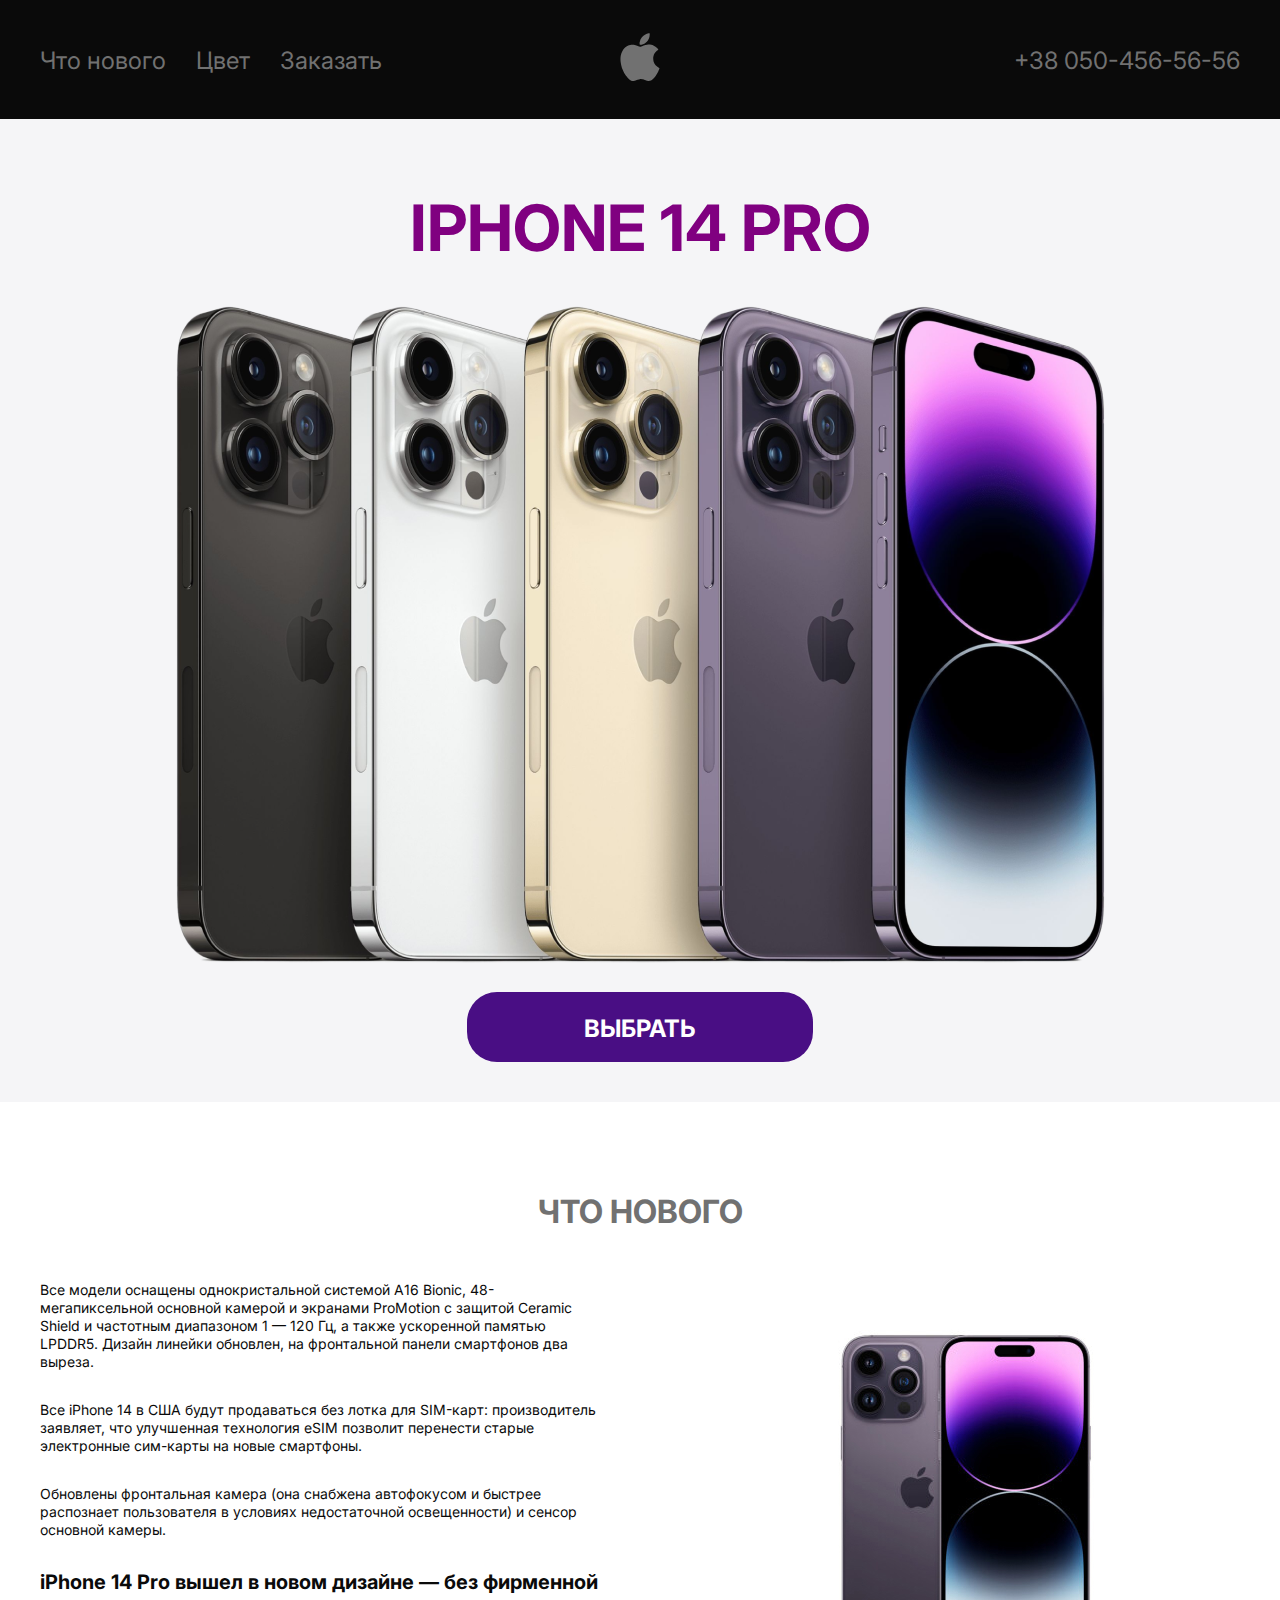
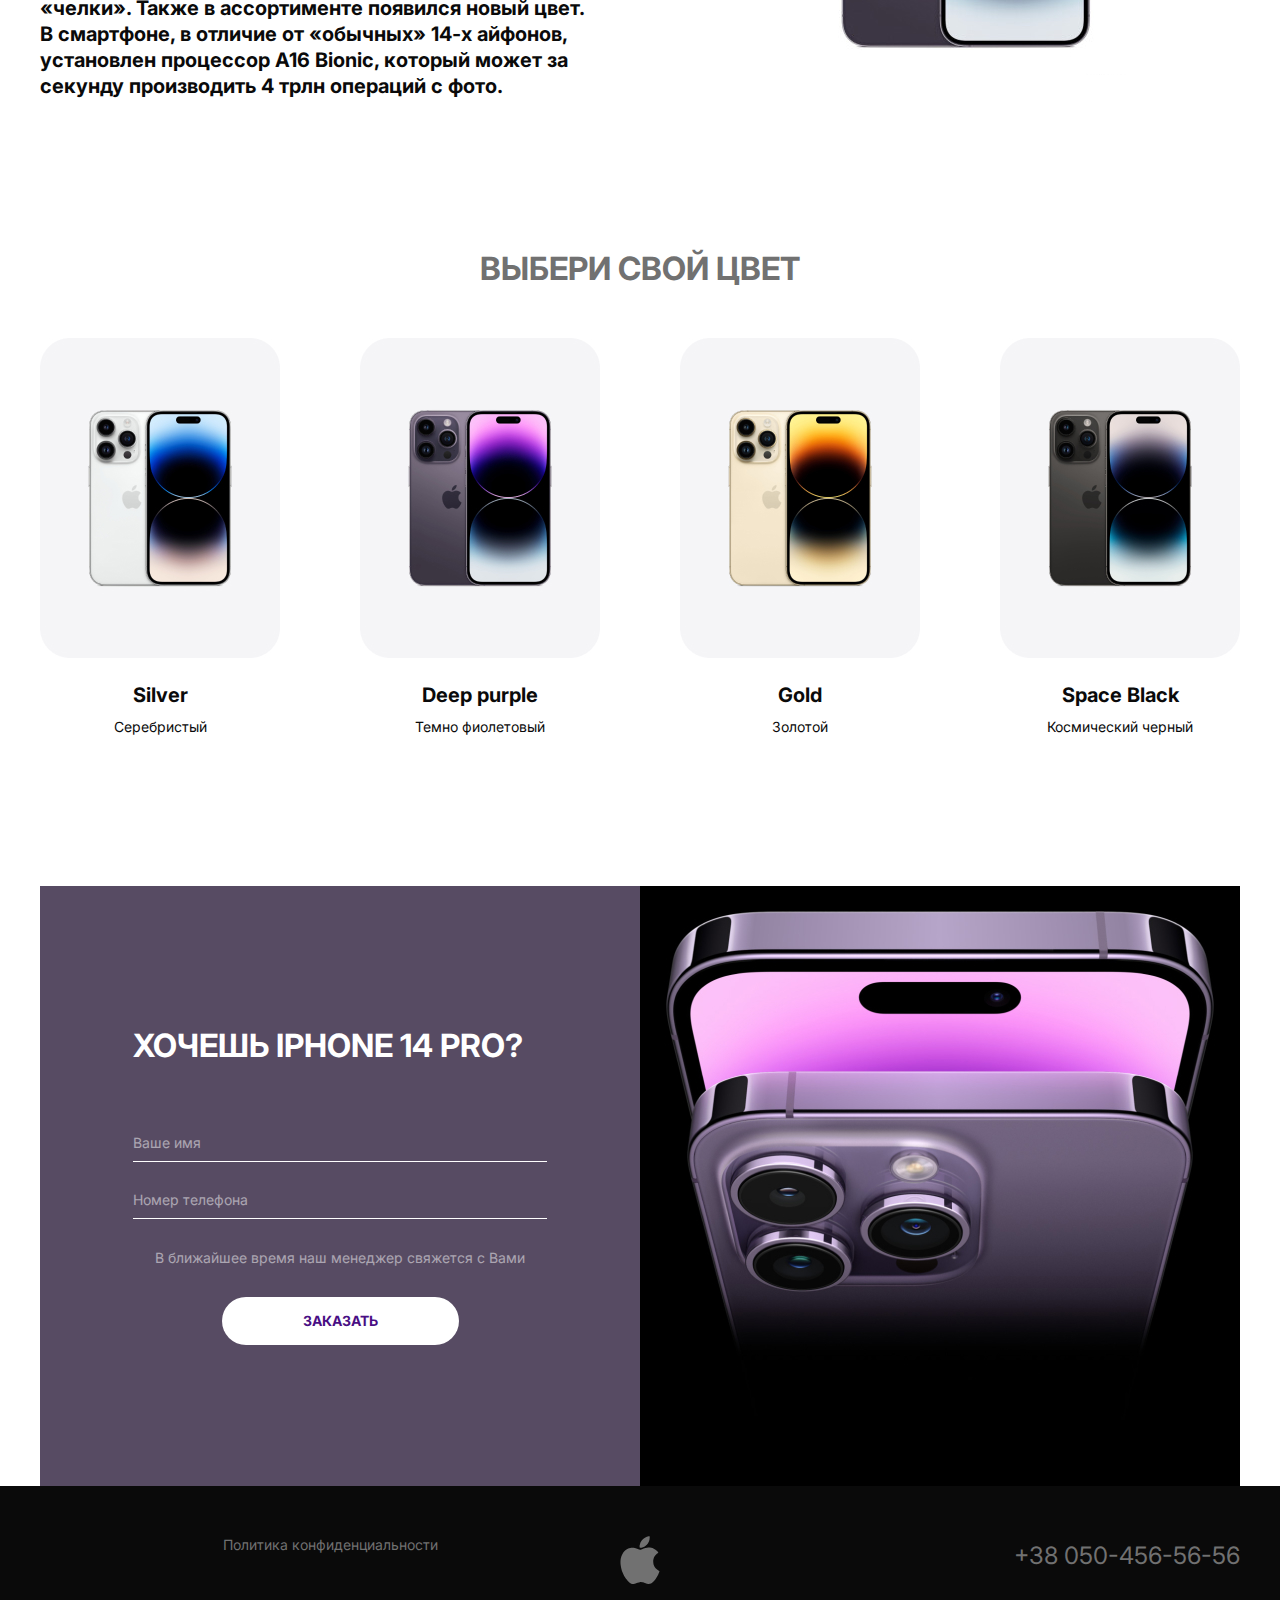
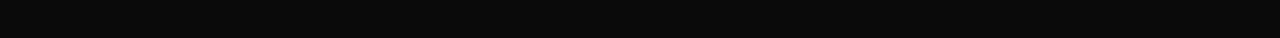
<file: index.html>
<!DOCTYPE html>
<html lang="ru">
<head>
    <meta charset="UTF-8">
    <meta http-equiv="X-UA-Compatible" content="IE=edge">
    <meta name="viewport" content="width=device-width, initial-scale=1.0">
    <link rel="preconnect" href="https://fonts.googleapis.com">
    <link rel="preconnect" href="https://fonts.gstatic.com" crossorigin>
    <link href="https://fonts.googleapis.com/css2?family=Fuzzy+Bubbles:wght@700&family=Inter:wght@400;700&family=Josefin+Sans:ital,wght@0,100;0,500;1,100;1,500&family=Playfair+Display+SC:ital,wght@0,400;0,700;1,400&display=swap" rel="stylesheet">
    <link rel="stylesheet" href="css/normalize.css">
    <link rel="stylesheet" href="css/style.css">
    <title>iphone 14</title>
</head>
<body>
    <header class="header">
        <div class="container">
            <nav class="nav">
                <button class="menu-btn" type="button">
                    <span class="btn-line"></span>
                    <span class="btn-line"></span>
                    <span class="btn-line"></span>
                    <span class="btn-line"></span>
                </button>
                <ul class="menu">
                    <li class="menu-item">
                        <a href="#" class="menu-link">Что нового</a>
                    </li>
                    <li class="menu-item">
                        <a href="#" class="menu-link">Цвет</a>
                    </li>
                    <li class="menu-item">
                        <a href="#" class="menu-link">Заказать</a>
                    </li>
                </ul>

                <a class="logo">
                    <img src="images/logo.svg" alt="логотип" class="logo-img">
                </a>

                <a href="tel:380504565656" class="phone">+38 050-456-56-56</a>
            </nav>
        </div>
    </header>
    <main class="main">
        <section class="headline">
            <div class="container">
                <h1 class="title">IPHONE 14 PRO</h1>
                <img class="headline-img" src="images/iphone.png" alt="IPHONE 14 PRO">
                <a href="#" class="headline-btn">ВЫБРАТЬ</a>
            </div>
        </section>
        <section class="new">
            <div class="container">
                <h2 class="new-title">ЧТО НОВОГО</h2>
                <div class="new-info">
                    <div class="new-text">
                        <p>
                            Все модели оснащены однокристальной системой A16 Bionic, 48-мегапиксельной основной камерой и экранами ProMotion с защитой Ceramic Shield и частотным диапазоном 1 — 120 Гц, а также ускоренной памятью LPDDR5. Дизайн линейки обновлен, на фронтальной панели смартфонов два выреза. 
                        </p>
                        <p>
                            Все iPhone 14 в США будут продаваться без лотка для SIM-карт: производитель заявляет, что улучшенная технология eSIM позволит перенести старые электронные сим-карты на новые смартфоны.
                        </p>
                        <p>
                            Обновлены фронтальная камера (она снабжена автофокусом и быстрее распознает пользователя в условиях недостаточной освещенности) и сенсор основной камеры.
                        </p>
                        <b>
                            iPhone 14 Pro вышел в новом дизайне — без фирменной «челки». Также в ассортименте появился новый цвет. В смартфоне, в отличие от «обычных» 14-х айфонов, установлен процессор A16 Bionic, который может за секунду производить 4 трлн операций с фото.
                        </b>
                    </div>
                    <img src="images/new-iphone.jpg" alt="iphone" class="images-new">
                </div>
            </div>
        </section>
        <section class="color">
            <div class="container">
                <h2 class="color-title">
                    ВЫБЕРИ СВОЙ ЦВЕТ
                </h2>
                <ul class="color-list">
                    <li class="color-item">
                        <img src="images/color-1.jpg" alt="">
                        <h3>Silver</h3>
                        <p>Серебристый</p>
                    </li>
                    <li class="color-item">
                        <img src="images/color-2.jpg" alt="">
                        <h3>Deep purple</h3>
                        <p>Темно фиолетовый</p>
                    </li>
                    <li class="color-item">
                        <img src="images/color-3.jpg" alt="">
                        <h3>Gold</h3>
                        <p>Золотой</p>
                    </li>
                    <li class="color-item">
                        <img src="images/color-4.jpg" alt="">
                        <h3>Space Black</h3>
                        <p>Космический черный</p>
                    </li>
                </ul>
            </div>
        </section>
       <section class="contacts">
            <div class="container">
                <div class="contacts-inner">
                    <form action="#" class="contacts-form">
                        <h2 class="contacts-title">ХОЧЕШЬ IPHONE 14 PRO?</h2>
                        <input type="text" class="contacts-input" placeholder="Ваше имя">
                        <input type="tel" class="contacts-input" placeholder="Номер телефона">
                        <p>В ближайшее время наш менеджер свяжется с Вами</p>
                        <button type="submit">ЗАКАЗАТЬ</button>
                    </form>
                    <img class="contacts-img" src="images/iphone-contacts.jpg" alt="">
                </div>
            </div>
        </section>
    </main>
    <footer class="footer">
        <div class="container">
            <div class="footer-inner">
                <a href="#" class="footer-link">
                    Политика конфиденциальности
                </a>
                <a class="logo">
                    <img src="images/logo.svg" alt="логотип" class="logo-img">
                </a>
                <a href="tel:380504565656" class="phone">
                    +38 050-456-56-56
                </a>
            </div>
        </div>
    </footer>
</html>
</file>
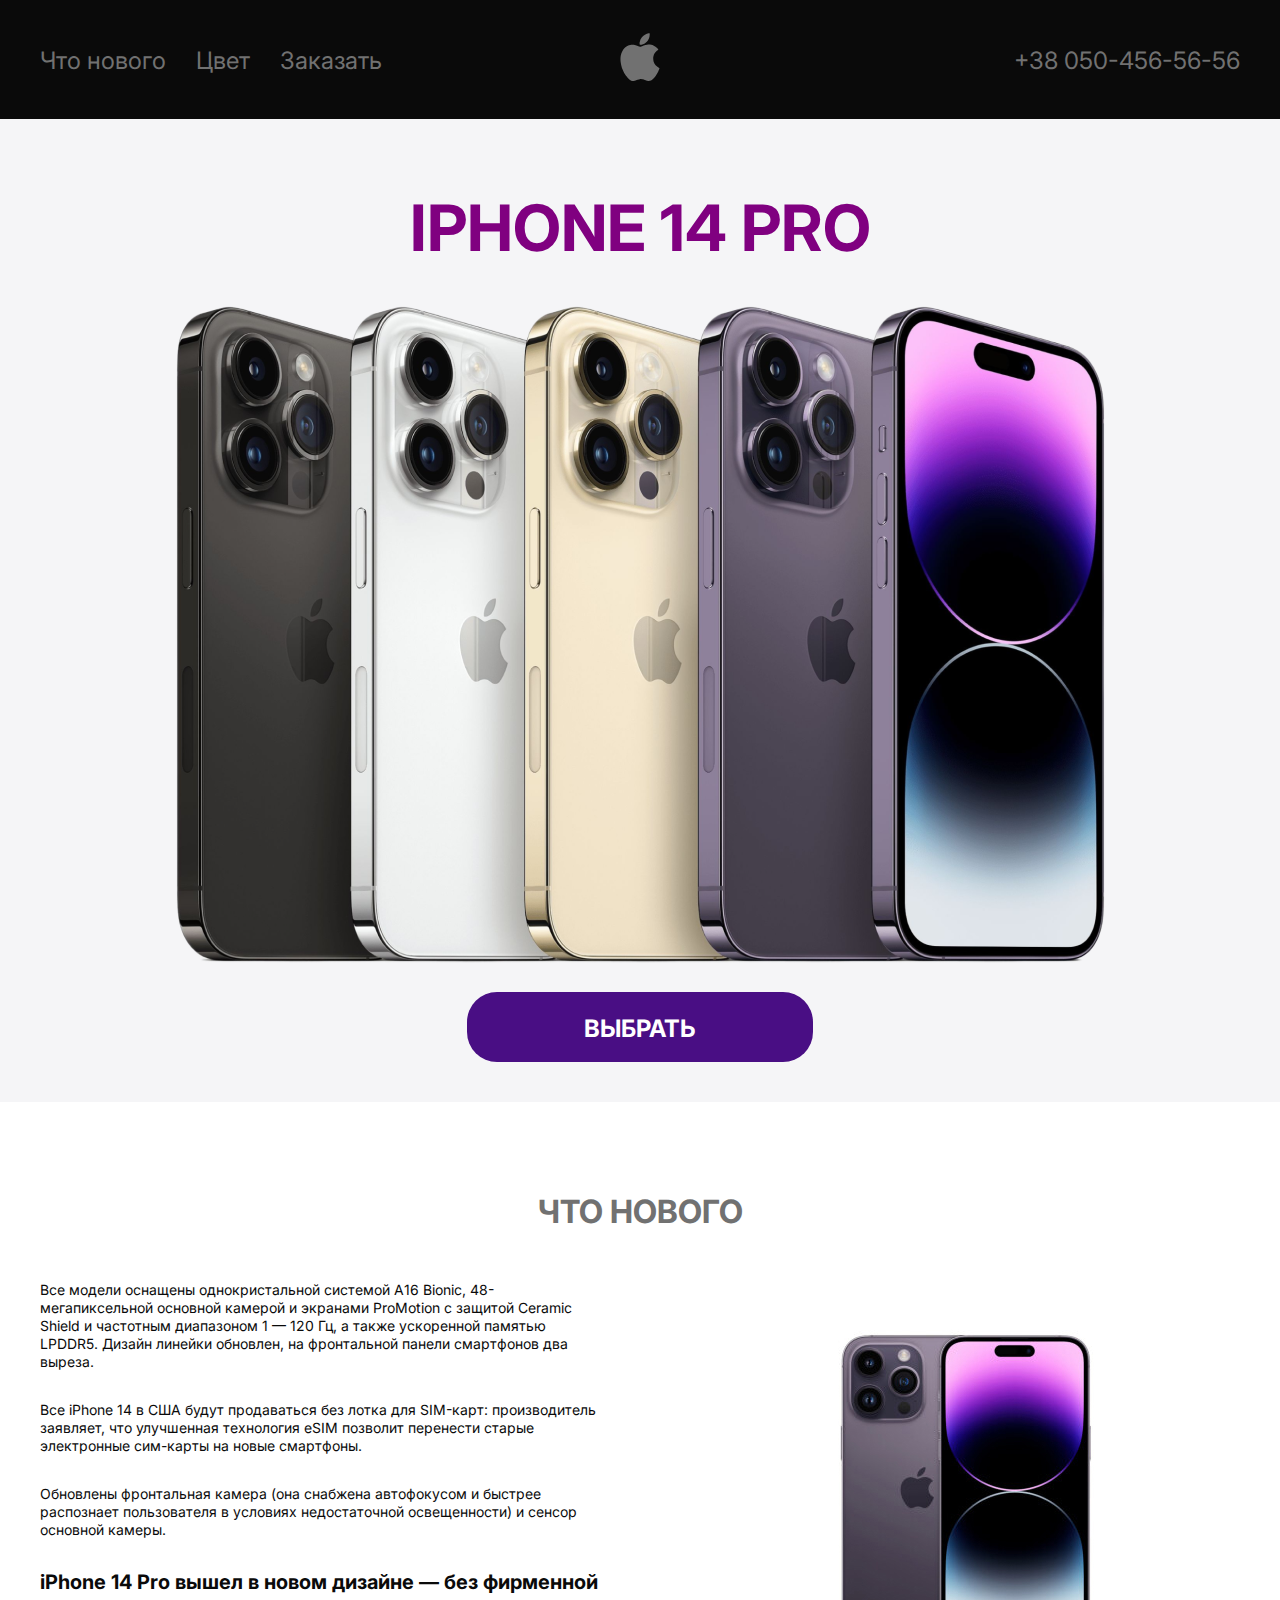
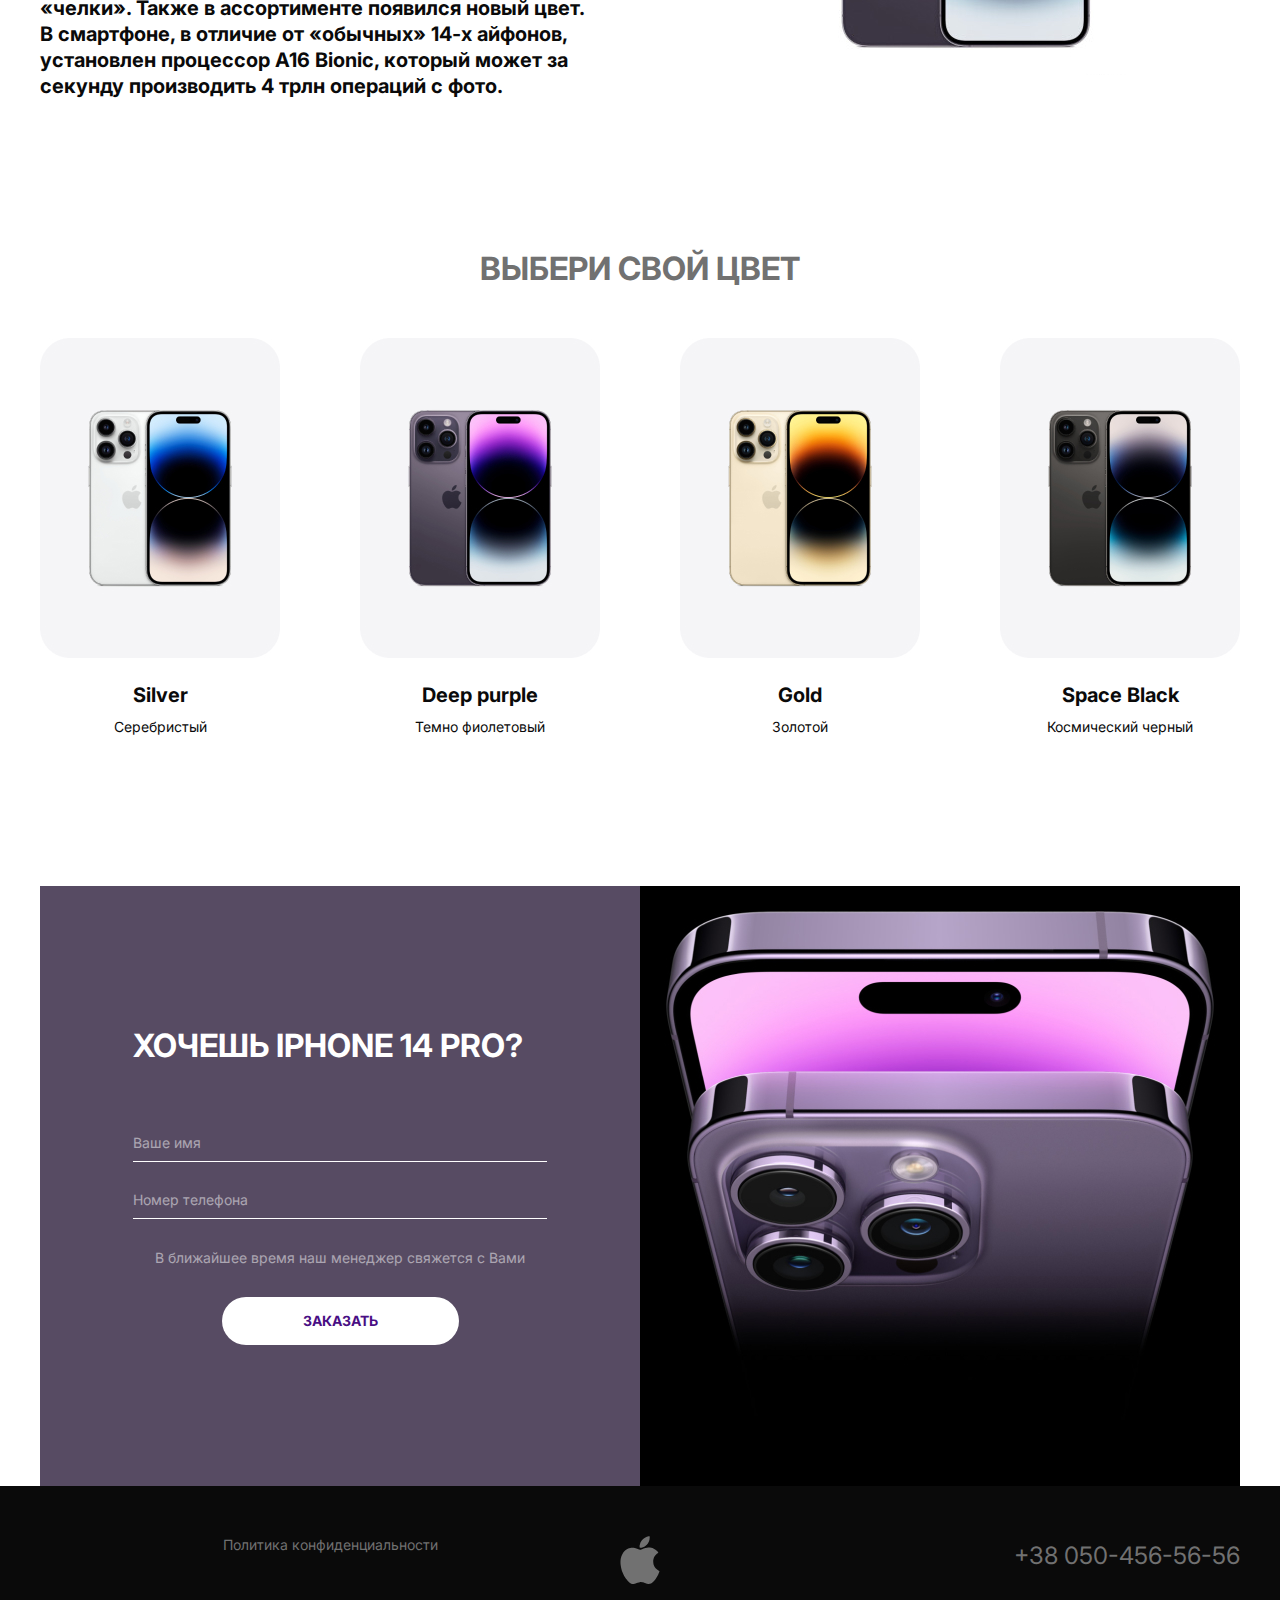
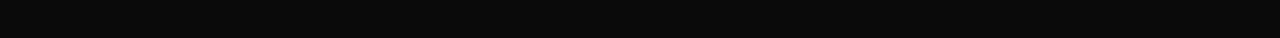
<file: rcq-lib.html>
<!DOCTYPE html>
<html lang="ru">
<head>
    <meta charset="UTF-8">
    <meta http-equiv="X-UA-Compatible" content="IE=edge">
    <meta name="viewport" content="width=device-width, initial-scale=1.0">
    <link rel="preconnect" href="https://fonts.googleapis.com">
    <link rel="preconnect" href="https://fonts.gstatic.com" crossorigin>
    <link href="https://fonts.googleapis.com/css2?family=Fuzzy+Bubbles:wght@700&family=Inter:wght@400;700&family=Josefin+Sans:ital,wght@0,100;0,500;1,100;1,500&family=Playfair+Display+SC:ital,wght@0,400;0,700;1,400&display=swap" rel="stylesheet">
    <link rel="stylesheet" href="css/normalize.css">
    <link rel="stylesheet" href="css/style.css">
    <title>iphone 14</title>
</head>
<body>
    <header class="header">
        <div class="container">
            <nav class="nav">
                <button class="menu-btn" type="button">
                    <span class="btn-line"></span>
                    <span class="btn-line"></span>
                    <span class="btn-line"></span>
                    <span class="btn-line"></span>
                </button>
                <ul class="menu">
                    <li class="menu-item">
                        <a href="#" class="menu-link">Что нового</a>
                    </li>
                    <li class="menu-item">
                        <a href="#" class="menu-link">Цвет</a>
                    </li>
                    <li class="menu-item">
                        <a href="#" class="menu-link">Заказать</a>
                    </li>
                </ul>

                <a class="logo">
                    <img src="images/logo.svg" alt="логотип" class="logo-img">
                </a>

                <a href="tel:380504565656" class="phone">+38 050-456-56-56</a>
            </nav>
        </div>
    </header>
    <main class="main">
        <section class="headline">
            <div class="container">
                <h1 class="title">IPHONE 14 PRO</h1>
                <img class="headline-img" src="images/iphone.png" alt="IPHONE 14 PRO">
                <a href="#" class="headline-btn">ВЫБРАТЬ</a>
            </div>
        </section>
        <section class="new">
            <div class="container">
                <h2 class="new-title">ЧТО НОВОГО</h2>
                <div class="new-info">
                    <div class="new-text">
                        <p>
                            Все модели оснащены однокристальной системой A16 Bionic, 48-мегапиксельной основной камерой и экранами ProMotion с защитой Ceramic Shield и частотным диапазоном 1 — 120 Гц, а также ускоренной памятью LPDDR5. Дизайн линейки обновлен, на фронтальной панели смартфонов два выреза. 
                        </p>
                        <p>
                            Все iPhone 14 в США будут продаваться без лотка для SIM-карт: производитель заявляет, что улучшенная технология eSIM позволит перенести старые электронные сим-карты на новые смартфоны.
                        </p>
                        <p>
                            Обновлены фронтальная камера (она снабжена автофокусом и быстрее распознает пользователя в условиях недостаточной освещенности) и сенсор основной камеры.
                        </p>
                        <b>
                            iPhone 14 Pro вышел в новом дизайне — без фирменной «челки». Также в ассортименте появился новый цвет. В смартфоне, в отличие от «обычных» 14-х айфонов, установлен процессор A16 Bionic, который может за секунду производить 4 трлн операций с фото.
                        </b>
                    </div>
                    <img src="images/new-iphone.jpg" alt="iphone" class="images-new">
                </div>
            </div>
        </section>
        <section class="color">
            <div class="container">
                <h2 class="color-title">
                    ВЫБЕРИ СВОЙ ЦВЕТ
                </h2>
                <ul class="color-list">
                    <li class="color-item">
                        <img src="images/color-1.jpg" alt="">
                        <h3>Silver</h3>
                        <p>Серебристый</p>
                    </li>
                    <li class="color-item">
                        <img src="images/color-2.jpg" alt="">
                        <h3>Deep purple</h3>
                        <p>Темно фиолетовый</p>
                    </li>
                    <li class="color-item">
                        <img src="images/color-3.jpg" alt="">
                        <h3>Gold</h3>
                        <p>Золотой</p>
                    </li>
                    <li class="color-item">
                        <img src="images/color-4.jpg" alt="">
                        <h3>Space Black</h3>
                        <p>Космический черный</p>
                    </li>
                </ul>
            </div>
        </section>
       <section class="contacts">
            <div class="container">
                <div class="contacts-inner">
                    <form action="#" class="contacts-form">
                        <h2 class="contacts-title">ХОЧЕШЬ IPHONE 14 PRO?</h2>
                        <input type="text" class="contacts-input" placeholder="Ваше имя">
                        <input type="tel" class="contacts-input" placeholder="Номер телефона">
                        <p>В ближайшее время наш менеджер свяжется с Вами</p>
                        <button type="submit">ЗАКАЗАТЬ</button>
                    </form>
                    <img class="contacts-img" src="images/iphone-contacts.jpg" alt="">
                </div>
            </div>
        </section>
    </main>
    <footer class="footer">
        <div class="container">
            <div class="footer-inner">
                <a href="#" class="footer-link">
                    Политика конфиденциальности
                </a>
                <a class="logo">
                    <img src="images/logo.svg" alt="логотип" class="logo-img">
                </a>
                <a href="tel:380504565656" class="phone">
                    +38 050-456-56-56
                </a>
            </div>
        </div>
    </footer>
</html>
</file>
<file: css/style.css>
a {
    text-decoration: none;
    color: inherit;
}

ul {
    margin: 0;
    padding: 0;
    list-style: none;
}

body {
    font-family: 'Inter', sans-serif;
    font-weight: 400;
    font-size: 14px;
    line-height: 18px;
    color: #0A0A0A;
}

.menu-btn {
    display: none;
}

.header {
    background-color: #0A0A0A;
    padding: 33px 0 32px;
    color: #717171;
    font-size: 24px;
    line-height: 29px;
}

.container {
    max-width: 1200px;
    margin: 0 auto;
    padding: 0 15px;
}

.nav {
    display: flex;
    justify-content: space-between;
    align-items: center; 
}

.menu {
    display: flex;
    flex-grow: 1;
    flex-basis: 0;
}

.phone {
    flex-grow: 1;
    flex-basis: 0;
    text-align: right;
    font-size: 24px;
    line-height: 39px;
}

.menu-item{
    padding-right: 30px;
}

.headline {
    background-color: #f5f5f7;
    padding: 70px 0 40px;
    text-align: center;
}

.title {
    text-transform: uppercase;
    color: purple;
    margin: 0 0 40px;
    font-size: 64px;
    font-weight: 700;
    line-height: 77px;
}

.headline-img{
    margin-bottom: 25px;
}

.headline-btn{
    display: inline-block;
    color: #ffffff;
    background-color: #490E84;
    padding: 22px 117px 19px;
    text-transform: uppercase;
    font-size: 24px;
    font-weight: 700;
    line-height: 29px;
    border-radius: 30px;
}

.new {
    padding: 90px 0 150px;
}

.new-title, .color-title {
    text-transform: uppercase;
    color: #717171;
    font-size: 32px;
    font-weight: 700;
    line-height: 39px;
    text-align: center;
    margin: 0 0 50px;
}

.new-info{
    display: flex;
    align-items: center;
}

.new-text p{
    max-width: 560px;
    margin: 0 0 30px;
}

.new-text b{
    display: block;
    max-width: 560px;
    font-size: 20px;
    line-height: 26px;
    font-weight: 700;
}

.images-new{
    margin-left: 190px;
}

.color{
    margin-bottom: 150px;
}

.color-list {
    display: flex;
    justify-content: space-between;
    text-align: center;
}

.color-item img{
    margin-bottom: 20px;
}

.color-item h3{
    margin: 0 0 10px;
    line-height: 26px;
    font-weight: 56px;
    font-size: 20px;
}

.color-item p{
    margin: 0;
}

.contacts-inner {
    display: flex;
    background-color: #574B63;
    color: #fff;
}

.contacts-form {
    width: 100%;
    padding: 140px 93px;
    text-align: center;
}

.contacts-title {
    margin: 0 0 60px;
    line-height: 39px;
    font-size: 32px;
    text-transform: uppercase;
    text-align: left;
}

.contacts-input {
    display: block;
    border: none;
    margin-bottom: 20px;
    width: 100%;
    border-bottom: solid 1px #fff;
    background-color: #574B63;
    padding: 10px 0;
}

.contacts-input::placeholder {
    font-size: 14px;
    font-family: 'Inter', sans-serif;
    line-height: 18px;
    color: #fff;
    opacity: .5;
    font-weight: 400px;
}

.contacts-form p {
    text-align: center;
    opacity: .5;
    margin: 30px 0;
}

.contacts-form button {
    border: none;
    background-color: #fff;
    padding: 16px 81px;
    border-radius: 30px;
    color: #490E84;
    text-transform: uppercase;
    font-weight: 700;
}

.footer {
    background-color: #0A0A0A;
}

.footer-link {
    flex-basis: 0;
    flex-grow: 1;
}

.footer-inner {
    color: #717171;
    text-align: center;
    display: flex;
    padding: 50px 0;
    justify-content: space-between;
}


@media (max-width: 1250px){
    .contacts-img {
        width: 100%;
    }
    .contacts-inner {
        display: block;
    }
    .contacts-title {
        text-align: center;
    }
    .contacts-form {
        width: auto;
    }
    .contacts {
        background-color: #574B63 ;
    }
}


@media (max-width: 1200px){
    .headline-img {
        max-width: 100%;
    }
}

@media (max-width: 1100px){
    .color-item {
        width: 50%;
        margin-bottom: 30px;
    }
    .color-list {
        flex-wrap: wrap;
    }
}

@media (max-width: 940px){
    .images-new {
        display: none;
    }
    .new-text p,
    .new-text b {
        max-width: 100%;
    }
    .menu-btn{
        display: inline-block;
        width: 50px;
        height: 50px;
        order: 1;
        background-color: transparent;
        border: none;
        position: relative;
        cursor: pointer;
    }

    .btn-line{
        position: absolute;
        left: 0;
        width: 100%;
        background-color: #717171;
        height: 3px;
    }

    .btn-line:nth-child(1){
        top: 0px;
    }
    .btn-line:nth-child(2){
        top: 20px;
    }
    .btn-line:nth-child(3){
        top: 20px;
    }
    .btn-line:nth-child(4){
        top: 40px;
    }

    .phone {
        text-align: center;
    }

    .menu {
        display: none;
    }
}

@media (max-width: 768px){
    .headline,
    .new {
        padding: 50px 0;
    }
    .color {
        margin-bottom: 50px;
    }
    .contacts-form{
        padding: 50px 70px;
    }
}

@media (max-width: 580px){
    .footer-inner{
        padding: 20px 0;
        flex-direction: column;
    }
    .footer-inner .logo {
        margin: 15px 0;
    }
}

@media (max-width: 560px){
    .title {
        font-size: 34px;
        line-height: 42px;
    }
    .new-title, .color-title, .contacts-title {
        font-size: 28px;
        line-height: 32px;
    }
    .headline-btn {
        padding: 17px 75px;
        font-size: 18px;
        line-height: 25px;
    }
    .color-item {
        width: 100%;
    }
    .contacts-form {
        padding: 140px 30px;
    }
}

@media (max-width: 375px){
    .contacts-form {
        padding: 140px 10px;
    }
}
</file>
